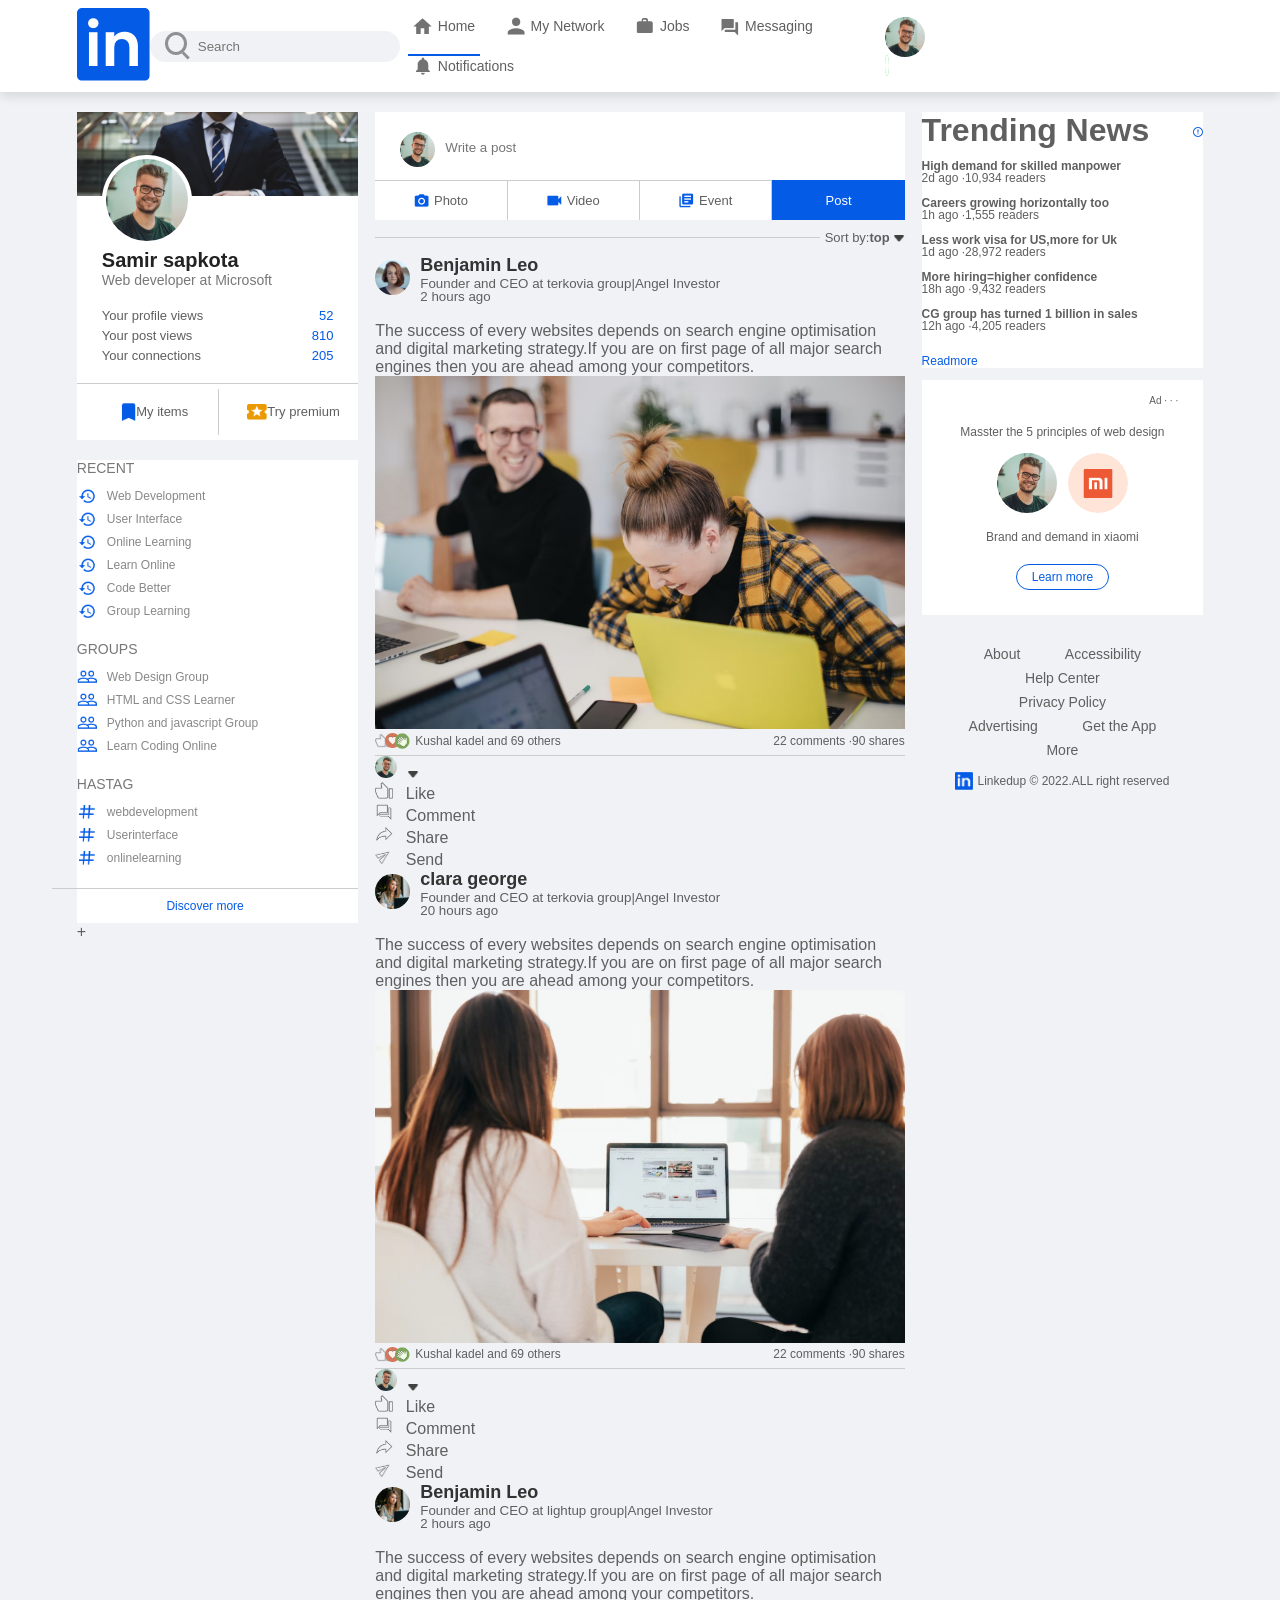
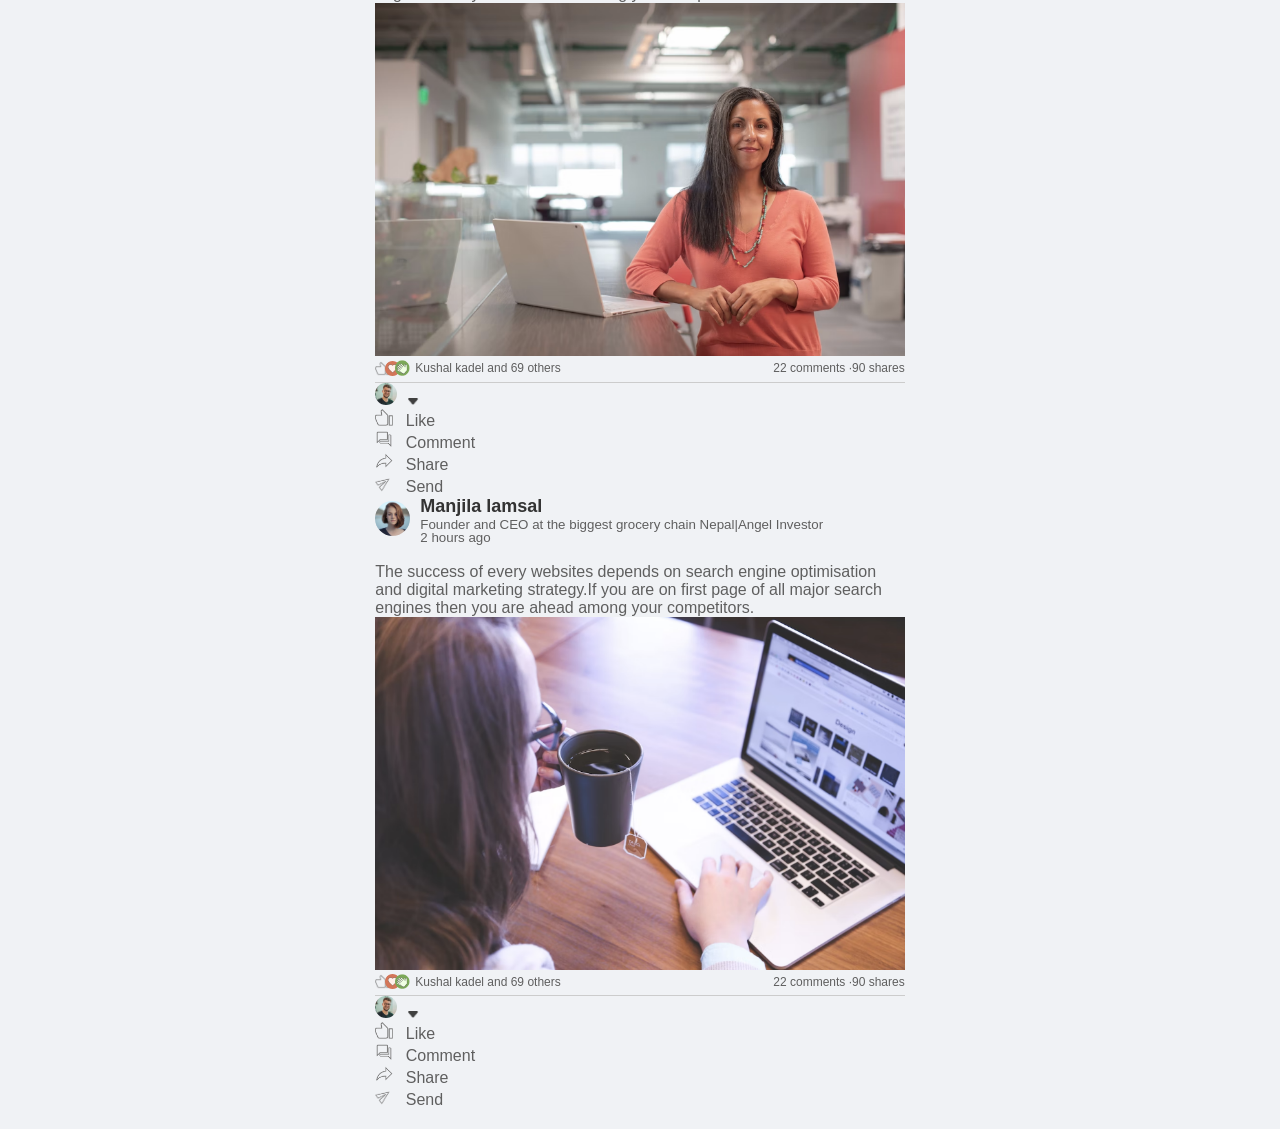
<file: index.html>
<!DOCTYPE html>
<html lang="en">
<head>
    <meta charset="UTF-8">    
   <meta name="viewport" content="width=device-width, initial-scale=1.0">
    <title>Linkdein</title>
    <link rel="stylesheet" href="style.css">
</head>
<body>
    <nav class="navbar">
        <div class="navbar-left">
            <a href="index.html" class="logo"><img src="images/logo.png" alt="Linkdein logo"></a>

           <div class="search-box">
            <img src="images/search.png" alt="Search icon">
            <input type="text" placeholder="Search">
           </div>

        </div>
        <div class="navbar-center">
            <ul>
                <li><a href="#" class="active-link"><img src="images/home.png" alt="Home"><span>Home</span></a></li>
                <li><a href="#"><img src="images/network.png" alt="My Network"><span>My Network</span></a></li>
                <li><a href="#"><img src="images/jobs.png" alt="Jobs"><span>Jobs</span></a></li>
                <li><a href="#"><img src="images/message.png" alt="Messaging"><span>Messaging</span></a></li>
                <li><a href="#"><img src="images/notification.png" alt="Notifications"><span>Notifications</span></a></li>
            
            </ul>
        </div>
        <div class="navbar-right">
            <div class="online">
                <img src="images/user-1.png" class="nav-profile-img" onclick="toggleMenu()">
            </div>
            
        </div>
     <!--------------profile-drop-down-menu-------------->
         <div class="profile-menu-wrap" id="profilemenu">
            <div class="profile-menu">
             <div class="user-info">
                <img src="images/user-1.png" class="nav-profile-img">
                <div>
                    <h3>Samir sapkota</h3>
                    <a href="profile.html">See your profile</a>
                </div>
            </div>
            <hr>
            <a href="#" class="profile-menu-link">
                <img src="images/feedback.png">
                <p>Give feedback</p>
                <span>></span>
            </a>
            <a href="#" class="profile-menu-link">
                <img src="images/setting.png">
                <p>Help & support</p>
                <span>></span>
            </a>
            <a href="#" class="profile-menu-link">
                <img src="images/display.png">
                <p>Display & Accessibility </p>
                <span>></span>
            </a>
            <a href="#" class="profile-menu-link">
                <img src="images/logout.png">
                <p>Logout</p>
                <span>></span>
            </a>

            </div>
         </div>











    </nav>
    <!-------------------nav bar---------->
    <div class="container">
<!----------left side bar---------->
        <div class="left-sidebar">
            <div class="sidebar-profile-box">
                <img src="images/cover-pic.png" width="100%" alt="Profile cover photo">

             <div class="sidebar-profile-info">
                    <img src="images/user-1.png" alt="Samir Sapkota profile picture. Young man with glasses smiling at camera in indoor setting with light turquoise background">
                    <h1>Samir sapkota</h1>
                    <h3>Web developer at Microsoft</h3>
                    <UL>
                        <li>Your profile views<span>52</span></li>
                        <li>Your post views<span>810</span></li>
                        <li>Your connections<span>205</span></li>
                    </UL>
                </div>
                <div class="sidebar-profile-link">
                    <a href="#"><img src="images/items.png">My items</a>
                    <a href="#"><img src="images/premium.png">Try premium</a>
                </div>
          </div>
            <div class=" sidebar-activity" id="sidebaractivity">
             <h3>RECENT</h3>
             <a href="#"><img src="images/recent.png">Web Development</a>
             <a href="#"><img src="images/recent.png">User Interface</a>
             <a href="#"><img src="images/recent.png">Online Learning</a>
             <a href="#"><img src="images/recent.png">Learn Online</a>
             <a href="#"><img src="images/recent.png">Code Better</a>
             <a href="#"><img src="images/recent.png">Group Learning</a>
             <h3>GROUPS</h3>
             <a href="#"><img src="images/group.png">Web Design Group</a>
             <a href="#"><img src="images/group.png">HTML and CSS Learner</a>
             <a href="#"><img src="images/group.png">Python and javascript Group</a>
             <a href="#"><img src="images/group.png">Learn Coding Online</a>
             <h3>HASTAG</h3>
             <a href="#"><img src="images/hashtag.png">webdevelopment</a>
             <a href="#"><img src="images/hashtag.png">Userinterface</a>
             <a href="#"><img src="images/hashtag.png">onlinelearning</a>
              <div class="discover-more-link">
                <a href="#">Discover more</a>
              </div>
            </div>
           <P id="showmorelink" onclick="toogleactivity()"></P><b></b>+</P>
        </div>
        <!-----------------------main content---------->
        <div class="main-content">
            
           <div class="create-post">
             <div class="create-post-input">
                 <img src="images/user-1.png">
                 <textarea rows="2" placeholder="Write a post"></textarea>
              </div>
              <div class="create-post-links">
                <li><img src="images/photo.png">Photo</li>
                <li><img src="images/video.png">Video</li>
                <li><img src="images/event.png">Event</li>
                <li>Post</li>
              </div>
           </div>
               
              <div class="sort-by">
                <hr>
                <P>Sort by:<span>top<img src="images/down-arrow.png"></span></P>
              </div>

              <div class="Post">
                <div class="post-author">
                     <img src="images/user-3.png">
                     <div>
                        <h1>Benjamin Leo</h1>
                        <small>Founder and CEO at terkovia group|Angel Investor</small>
                         <small>2 hours ago</small>
                     </div>
                </div>
                <P>The success of every websites depends on search engine optimisation and digital marketing strategy.If you are on  first page of all major search engines then you are ahead among your competitors.</P>
                <img src="images/post-image-1.png" width="100%">

                  <div class="post-stats">
                    <div>
                        <img src="images/thumbsup.png">
                        <img src="images/love.png">
                        <img src="images/clap.png">
                        <span class="linked-users">Kushal kadel and 69 others</span>
                    </div>
                    <div>
                        <span>22 comments &middot;90 shares</span>
                    </div>
                  </div>
            <div class="post-acctivity">
                    <div>
                        <img src="images/user-1.png" class="post-activity-user-icon">
                        <img src="images/down-arrow.png" class="post-activity-arrow-icon">
                    </div>
                    <div class="post-activity-link">
                        <img src="images/like.png">
                        <span>Like</span>
                    </div>
                    <div class="post-activity-link">
                        <img src="images/comment.png">
                        <span>Comment</span>
                    </div>
                    <div class="post-activity-link">
                        <img src="images/share.png">
                        <span>Share</span>
                    </div>
                    <div class="post-activity-link">
                        <img src="images/send.png">
                        <span>Send</span>
                    </div>
                  </div>
              </div>
              <div class="Post">
                <div class="post-author">
                     <img src="images/user-4.png">
                     <div>
                        <h1>clara george</h1>
                        <small>Founder and CEO at terkovia group|Angel Investor</small>
                         <small>20 hours ago</small>
                     </div>
                </div>
                <P>The success of every websites depends on search engine optimisation and digital marketing strategy.If you are on  first page of all major search engines then you are ahead among your competitors.</P>
                <img src="images/post-image-2.png" width="100%">

                  <div class="post-stats">
                    <div>
                        <img src="images/thumbsup.png">
                        <img src="images/love.png">
                        <img src="images/clap.png">
                        <span class="linked-users">Kushal kadel and 69 others</span>
                    </div>
                    <div>
                        <span>22 comments &middot;90 shares</span>
                    </div>
                  </div>
            <div class="post-acctivity">
                    <div>
                        <img src="images/user-1.png" class="post-activity-user-icon">
                        <img src="images/down-arrow.png" class="post-activity-arrow-icon">
                    </div>
                    <div class="post-activity-link">
                        <img src="images/like.png">
                        <span>Like</span>
                    </div>
                    <div class="post-activity-link">
                        <img src="images/comment.png">
                        <span>Comment</span>
                    </div>
                    <div class="post-activity-link">
                        <img src="images/share.png">
                        <span>Share</span>
                    </div>
                    <div class="post-activity-link">
                        <img src="images/send.png">
                        <span>Send</span>
                    </div>
                  </div>
              </div>
              <div class="Post">
                <div class="post-author">
                     <img src="images/user-4.png">
                     <div>
                        <h1>Benjamin Leo</h1>
                        <small>Founder and CEO at lightup group|Angel Investor</small>
                         <small>2 hours ago</small>
                     </div>
                </div>
                <P>The success of every websites depends on search engine optimisation and digital marketing strategy.If you are on  first page of all major search engines then you are ahead among your competitors.</P>
                <img src="images/post-image-3.png" width="100%">

                  <div class="post-stats">
                    <div>
                        <img src="images/thumbsup.png">
                        <img src="images/love.png">
                        <img src="images/clap.png">
                        <span class="linked-users">Kushal kadel and 69 others</span>
                    </div>
                    <div>
                        <span>22 comments &middot;90 shares</span>
                    </div>
                  </div>
            <div class="post-acctivity">
                    <div>
                        <img src="images/user-1.png" class="post-activity-user-icon">
                        <img src="images/down-arrow.png" class="post-activity-arrow-icon">
                    </div>
                    <div class="post-activity-link">
                        <img src="images/like.png">
                        <span>Like</span>
                    </div>
                    <div class="post-activity-link">
                        <img src="images/comment.png">
                        <span>Comment</span>
                    </div>
                    <div class="post-activity-link">
                        <img src="images/share.png">
                        <span>Share</span>
                    </div>
                    <div class="post-activity-link">
                        <img src="images/send.png">
                        <span>Send</span>
                    </div>
                  </div>
              </div>
              <div class="Post">
                <div class="post-author">
                     <img src="images/user-3.png">
                     <div>
                        <h1>Manjila lamsal</h1>
                        <small>Founder and CEO at the biggest grocery chain Nepal|Angel Investor</small>
                         <small>2 hours ago</small>
                     </div>
                </div>
                <P>The success of every websites depends on search engine optimisation and digital marketing strategy.If you are on  first page of all major search engines then you are ahead among your competitors.</P>
                <img src="images/post-image-4.png" width="100%">

                  <div class="post-stats">
                    <div>
                        <img src="images/thumbsup.png">
                        <img src="images/love.png">
                        <img src="images/clap.png">
                        <span class="linked-users">Kushal kadel and 69 others</span>
                    </div>
                    <div>
                        <span>22 comments &middot;90 shares</span>
                    </div>
                  </div>
            <div class="post-acctivity">
                    <div>
                        <img src="images/user-1.png" class="post-activity-user-icon">
                        <img src="images/down-arrow.png" class="post-activity-arrow-icon">
                    </div>
                    <div class="post-activity-link">
                        <img src="images/like.png">
                        <span>Like</span>
                    </div>
                    <div class="post-activity-link">
                        <img src="images/comment.png">
                        <span>Comment</span>
                    </div>
                    <div class="post-activity-link">
                        <img src="images/share.png">
                        <span>Share</span>
                    </div>
                    <div class="post-activity-link">
                        <img src="images/send.png">
                        <span>Send</span>
                    </div>
                  </div>
              </div>
        
        
        
        
        </div>
        <!---------------right sidebar------------->
        <div class="right-sidebar">
            <div class="sidebar-news">
                <img src="images/more.png" class="info-icon">
                <h1>Trending News</h1>
               <a href="#"> High demand for skilled manpower</a>
                <span> 2d ago &middot;10,934 readers</span>

                 <a href="#"> Careers growing horizontally too</a>
                <span> 1h ago &middot;1,555 readers</span>


                 <a href="#"> Less work visa for US,more for Uk</a>
                <span> 1d ago &middot;28,972 readers</span>


                 <a href="#"> More hiring=higher confidence</a>
                <span> 18h ago &middot;9,432 readers</span>


                  <a href="#"> CG group has turned 1 billion in sales</a>
                <span> 12h ago &middot;4,205 readers</span>

                <a href="#" class="read-more-link">Readmore</a>
            </div>

            <div class="sidebar-ad">
                <small>Ad &middot; &middot; &middot;</small>
                <P>Masster the 5 principles of web design </P>
                <div>
                    <img src="images/user-1.png">
                    <img src="images/mi-logo.png">
             </div>
             <b>Brand and demand in xiaomi</b>
             <a href="#" class="ad-link">Learn more</a>
            </div>
              
            <div class="sidebar-useful-links">
                <a href="#">About</a>
                <a href="#">Accessibility</a>
                <a href="#">Help Center</a>
                <a href="#">Privacy Policy</a>
                <a href="#">Advertising</a>
                <a href="#">Get the App</a>
                <a href="#">More</a>

               <div class="copyright-msg">
                 <img src="images/logo.png">
                  <p>Linkedup &#169; 2022.ALL right reserved</p>
               </div>
            </div>

        </div>
    </div>
   <script>
     let profilemenu= document.getElementById("profilemenu")

      function toggleMenu(){
        profilemenu.classList.toggle("open-menu");
      }
   </script>
<script>
    let sideactivity=document.getElementById("sidebaractivity");
    let morelink=document.getElementById("showmorelink");

    function toogleactivity(){
    sideactivity.classList.toogle("open-activity");
        
          if(slideactivity.classList.contains("open-activity")){
            morelink.innerHTML="show less <b>-</b>"
          }
          else{
            morelink.innerHTML="show more <b>+</b>";
          }

    }


</script>
   
   

</body>
</html>
</file>
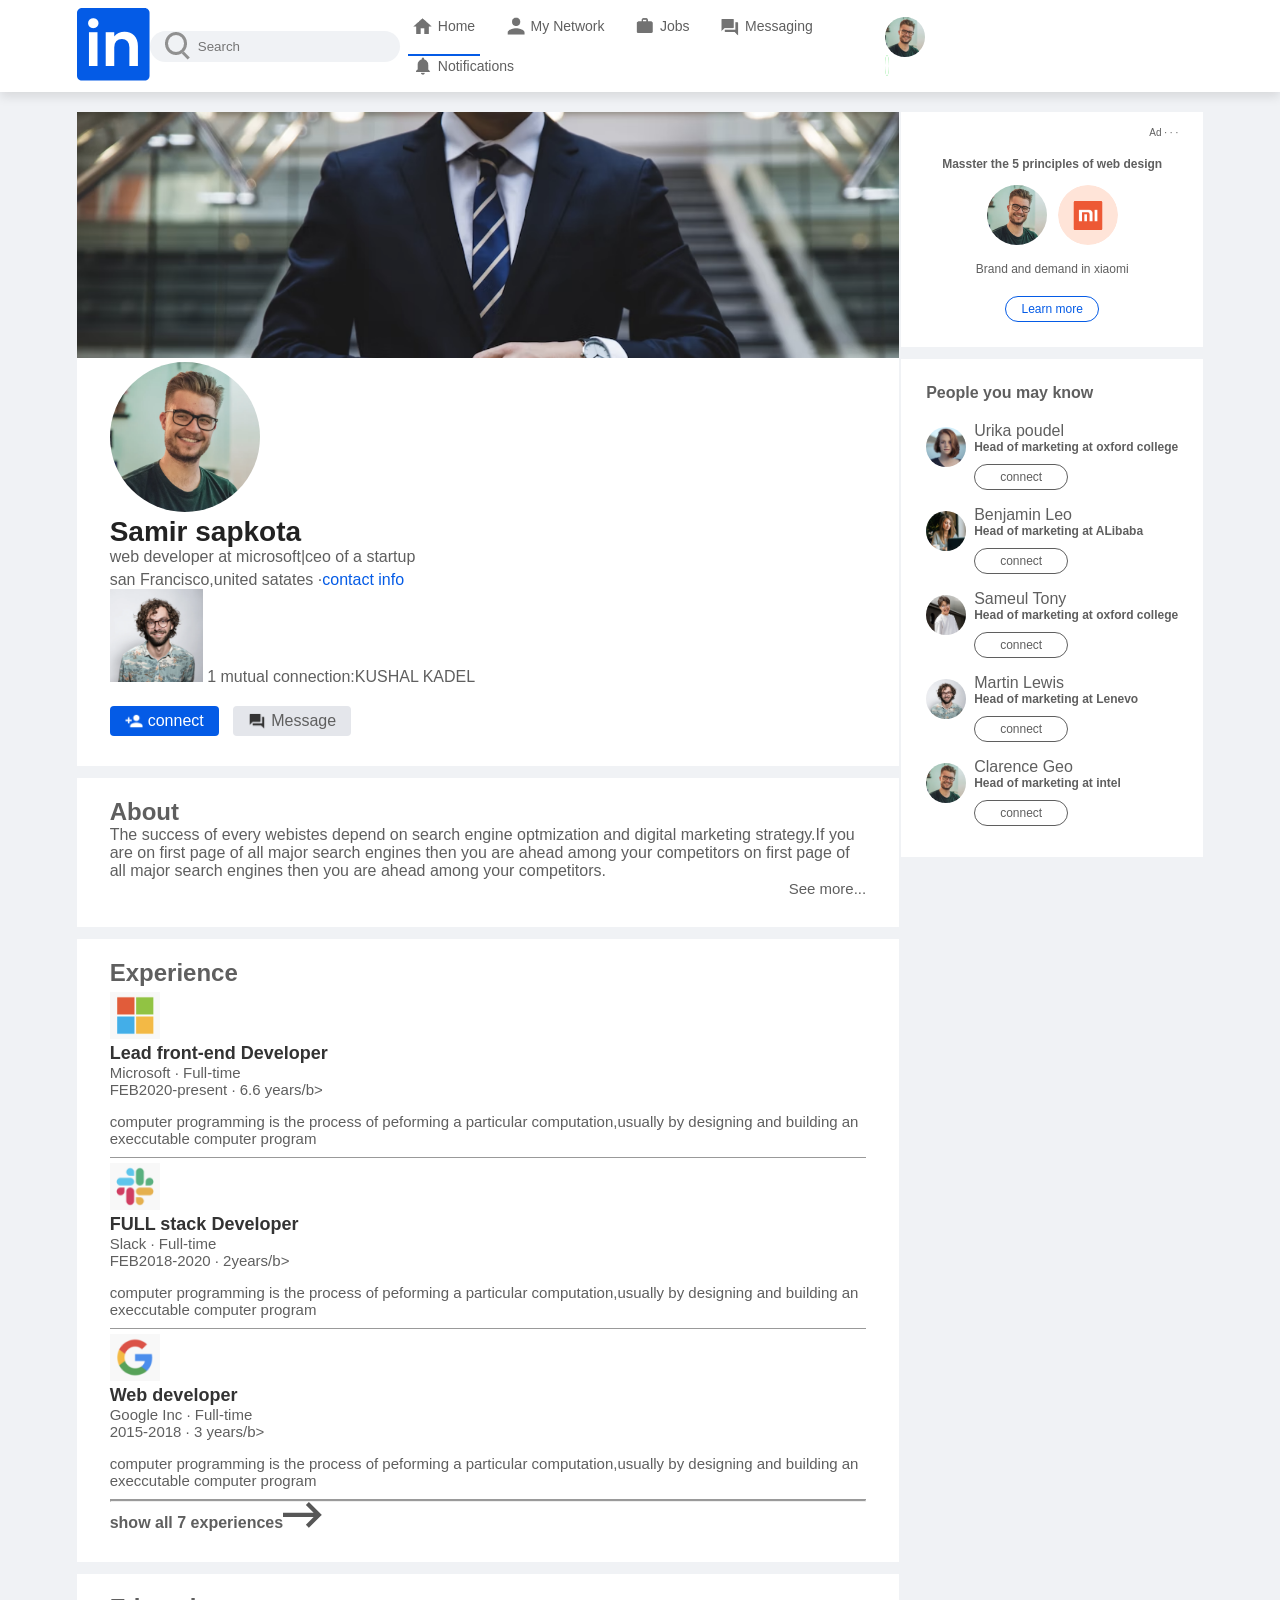
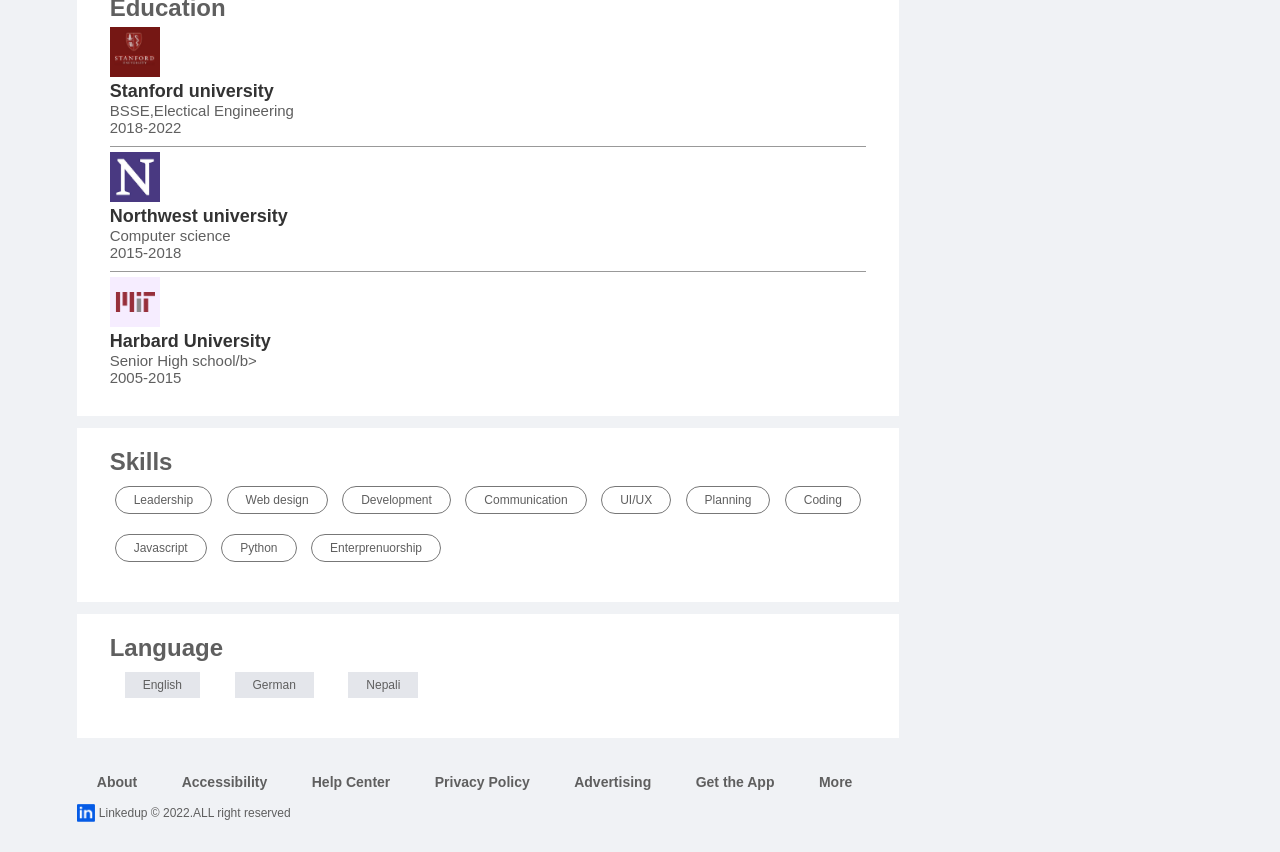
<file: profile.html>
<!DOCTYPE html>
<html lang="en">
<head>
    <meta charset="UTF-8">    
   <meta name="viewport" content="width=device-width, initial-scale=1.0">
    <title>Linkdein</title>
    <link rel="stylesheet" href="style.css">
</head>
<body>
    <nav class="navbar">
        <div class="navbar-left">
            <a href="index.html" class="logo"><img src="images/logo.png" alt="Linkdein logo"></a>

           <div class="search-box">
            <img src="images/search.png" alt="Search icon">
            <input type="text" placeholder="Search">
           </div>

        </div>
        <div class="navbar-center">
            <ul>
                <li><a href="#" class="active-link"><img src="images/home.png" alt="Home"><span>Home</span></a></li>
                <li><a href="#"><img src="images/network.png" alt="My Network"><span>My Network</span></a></li>
                <li><a href="#"><img src="images/jobs.png" alt="Jobs"><span>Jobs</span></a></li>
                <li><a href="#"><img src="images/message.png" alt="Messaging"><span>Messaging</span></a></li>
                <li><a href="#"><img src="images/notification.png" alt="Notifications"><span>Notifications</span></a></li>
            
            </ul>
        </div>
        <div class="navbar-right">
            <div class="online">
                <img src="images/user-1.png" class="nav-profile-img" onclick="toggleMenu()">
            </div>
            
        </div>
     <!--------------profile-drop-down-menu-------------->
         <div class="profile-menu-wrap" id="profilemenu">
            <div class="profile-menu">
             <div class="user-info">
                <img src="images/user-1.png" class="nav-profile-img">
                <div>
                    <h3>Samir sapkota</h3>
                    <a href="profile.html">See your profile</a>
                </div>
            </div>
            <hr>
            <a href="#" class="profile-menu-link">
                <img src="images/feedback.png">
                <p>Give feedback</p>
                <span>></span>
            </a>
            <a href="#" class="profile-menu-link">
                <img src="images/setting.png">
                <p>Help & support</p>
                <span>></span>
            </a>
            <a href="#" class="profile-menu-link">
                <img src="images/display.png">
                <p>Display & Accessibility </p>
                <span>></span>
            </a>
            <a href="#" class="profile-menu-link">
                <img src="images/logout.png">
                <p>Logout</p>
                <span>></span>
            </a>

            </div>
         </div>
    </nav>
    <!---------------navbar close-->
    
     <div class="container">
         <div class="profile-main">
              <div class="profile-container">
                <img src="images/cover-pic.png" width="100%";>
                <div class="profile-container-inner">
                <img src="images/user-1.png" class="profile-pic">
                <h1>Samir sapkota</h1>
                <b>web developer at microsoft|ceo of a startup</b>
                <P>san Francisco,united satates &middot;<a href="#">contact info</a></P>
                
                <div class="Mutual-connection">
                    <img src="images/user-2.png">
                    <span>1 mutual connection:KUSHAL KADEL</span>
                </div>
                <div class="profile-btn">
                    <a href="#" class="primary-btn"><img src="images/connect.png">connect</a>
                    <a href="#"><img src="images/chat.png">Message</a>
                </div>
         </div>
     </div> 
<div class="profile-description">
    <h2>About</h2>
    <P>The success of every webistes depend on search engine optmization and digital marketing strategy.If you are on first page of all major search engines then you are ahead among your competitors on first page of all major  search engines then you are ahead among your competitors.</P>
    <a href="#" class="see-more-link">See more...</a>
</div>

<div class="profile-description">
    <h2>Experience</h2>
    <div class="profile-desc-row">
        <img src="images/microsoft.png">
        <div>
            <h3>Lead front-end Developer</h3>
            <b>Microsoft &middot; Full-time</b>
            <b>FEB2020-present &middot; 6.6 years/b>
                <P>computer programming is the process of peforming a particular computation,usually by designing and building an execcutable computer program</P>
                <hr>
        </div>
    </div>
     <div class="profile-desc-row">
        <img src="images/slack.png">
        <div>
            <h3>FULL stack Developer</h3>
            <b>Slack &middot; Full-time</b>
            <b>FEB2018-2020 &middot; 2years/b>
                <P>computer programming is the process of peforming a particular computation,usually by designing and building an execcutable computer program</P>
                <hr>
        </div>
    </div>
     <div class="profile-desc-row">
        <img src="images/google.png">
        <div>
            <h3>Web developer</h3>
            <b>Google Inc &middot; Full-time</b>
            <b>2015-2018 &middot; 3 years/b>
                <P>computer programming is the process of peforming a particular computation,usually by designing and building an execcutable computer program</P>
                <hr>
        </div>
    </div>
    <hr>
    <a href="#" class="Experience-link">show all 7 experiences<img src="images/right-arrow.png"></a>
  </div>
  <div class="profile-description">
    <h2>Education</h2>
    <div class="profile-desc-row">
        <img src="images/stanford.png">
        <div>
            <h3>Stanford university</h3>
            <b>BSSE,Electical Engineering</b>
            <b>2018-2022</b>
            <hr>
        </div>
    </div>
    
    <div class="profile-desc-row">
        <img src="images/north.png">
        <div>
            <h3>Northwest university</h3>
            <b>Computer science</b>
            <b>2015-2018</b>
            <hr>
        </div>
    </div>
    <div class="profile-desc-row">
        <img src="images/mit.png">
        <div>
            <h3>Harbard University</h3>
            <b>Senior High school/b>
            <b>2005-2015</b>
        </div>
    </div>
  </div>


  <div class="profile-description">
    <h2>Skills</h2>
    <a href="#" class="skills-btn">Leadership</a>
    <a href="#" class="skills-btn">Web design</a>
    <a href="#" class="skills-btn">Development</a>
    <a href="#" class="skills-btn">Communication</a>
    <a href="#" class="skills-btn">UI/UX</a>
    <a href="#" class="skills-btn">Planning</a>
    <a href="#" class="skills-btn">Coding</a>
    <a href="#" class="skills-btn">Javascript</a>
    <a href="#" class="skills-btn">Python</a>
    <a href="#" class="skills-btn">Enterprenuorship</a>
  </div>
  <div class="profile-description">
    <h2>Language</h2>
    <a href="#" class="language-btn">English</a>
    <a href="#" class="language-btn">German</a>
    <a href="#" class="language-btn">Nepali</a>
    

  </div>
</div>
<!---------------------------------profile-sidebar-------->
        <div class="profile-sidebar">
           
             <div class="sidebar-ad">
                <small>Ad &middot; &middot; &middot;</small>
                <P>Masster the 5 principles of web design </P>
                <div>
                    <img src="images/user-1.png">
                    <img src="images/mi-logo.png">
             </div>
             <b>Brand and demand in xiaomi</b>
             <a href="#" class="ad-link">Learn more</a>
            </div>
            <div class="sidebar-people">
                <h3>People you may know</h3>
                <div class="sidebar-people-row">
                    <img src="images/user-3.png">
                    <div>
                        <h2>Urika poudel</h2>
                        <P>Head of marketing at oxford college</P>
                        <a href="#">connect</a>
                    </div>
                </div>
                <div class="sidebar-people-row">
                    <img src="images/user-4.png">
                    <div>
                        <h2>Benjamin Leo</h2>
                        <P>Head of marketing at ALibaba</P>
                        <a href="#">connect</a>
                    </div>
                </div>
                <div class="sidebar-people-row">
                    <img src="images/user-5.png">
                    <div>
                        <h2>Sameul Tony</h2>
                        <P>Head of marketing at oxford college</P>
                        <a href="#">connect</a>
                    </div>
                </div>
                <div class="sidebar-people-row">
                    <img src="images/user-2.png">
                    <div>
                        <h2>Martin Lewis</h2>
                        <P>Head of marketing at Lenevo</P>
                        <a href="#">connect</a>
                    </div>
                </div>
                <div class="sidebar-people-row">
                    <img src="images/user-1.png">
                    <div>
                        <h2>Clarence Geo</h2>
                        <P>Head of marketing at intel</P>
                        <a href="#">connect</a>
                    </div>
                </div>
            </div>

        </div>
 </div>

 <div class="profile-footer">
    <div class="sidebar-useful-links">
                <a href="#">About</a>
                <a href="#">Accessibility</a>
                <a href="#">Help Center</a>
                <a href="#">Privacy Policy</a>
                <a href="#">Advertising</a>
                <a href="#">Get the App</a>
                <a href="#">More</a>

               <div class="copyright-msg">
                 <img src="images/logo.png">
                  <p>Linkedup &#169; 2022.ALL right reserved</p>
               </div>
            </div>
 </div>

   <script>
     let profilemenu= document.getElementById("profilemenu")

      function toggleMenu(){
        profilemenu.classList.toggle("open-menu");
      }
   </script> 
</body>
</html>
</file>
<file: style.css>
*{
    margin:0 ;
    padding: 0;
    font-family: sans-serif,'poppins';
    box-sizing: border-box;
}
body{
    background-color: #f0f2f5;
    color: #5f5f5f;
}
a{
    text-decoration: none;
    color: #5f5f5f;
}
.navbar{
    display:flex;
    align-items: center;
    justify-content: space-between;
    background:#fff;
    padding: 6px 6%;
    position:sticky;
    top:0;
    z-index: 100;
    box-shadow: 0 5px 10px rgba(0,0,0,0.1);
}
.logo imp{
    width:20px;
    margin-right: 5px;
    display:block;
}
.navbar-center ul li{
    display: inline-block;
    list-style:none;
}
.navbar-center ul li a{
    display:flex;
    align-items:center;
    font-size:14px;
    margin:5px 8px;
    padding-right: 5px;
    position: relative;
}
.navbar-center ul li a img{
    width:30px;
}
.navbar-center ul li a::after{
content: '';
width: 0;
height: 2px;
background:#045be6;
position: absolute;
bottom: -15px; 
transition:width 0.3s ;
}
.navbar-center ul li a:hover::after,
.navbar-center ul li a.active-link::after
{
    width:100%;
}

.nav-profile-img{
    width:40px;
    border-radius:50%;
    display: block;
    cursor:pointer;
    position:relative;
}
.online{
    position:relative;
}
.online::after{
    content: '';
    width:7px;
    height: 7px;
    border: 2px solid #fff;
    border-radius:50%;
    right:0px;
    top:0px;
    background: #41db51;
    position:absolue;

}
.search-box{
    background:#f0f2f5;
    width:250px;
    border-radius: 20px;
    display: flex;
    align-items: center;
    padding: 0 15px;
}
.navbar-left{
    display: flex;
    align-items: center;
}
.search-box input{
    width:100%;
    background:transparent;
    padding:8px ;
    outline:none;
    border:0;
}
/* navbar end*/
.container{
    padding:20px 6%;
    display: flex;
    flex-wrap: wrap;
    justify-content:space-between ;
}
/*--------------------left-sidebar--------------------*/
.left-sidebar{
    flex-basis:25%;
    align-self: flex-start;
    position: sticky;
    top: 73px;
}
.sidebar-profile-box{
    background:#fff;
}
.sidebar-profile-info{
    padding: 0 25px;
}
.sidebar-profile-info img{
    width: 90px;
    background: #fff;
    border-radius: 100%;
    padding: 4px;
    margin-top: -45px;
}
.sidebar-profile-info h1{
    font-size:20px;
    font-weight:600;
    color: #222;
}
.sidebar-profile-info h3{
    font-size: 14px;
    font-weight: 500;
    color:#777 ;
}
.sidebar-profile-info ul{
    list-style: none;
    margin: 20px 0;
}
.sidebar-profile-info ul li{
    width: 100%;
    margin: 5px 0;
    font-size: 13px;
}
.sidebar-profile-info ul li span{
    float: right;
    color: #045be6;
}
.sidebar-profile-link{
    display: flex;
    align-items: center;
    border-top: 1px solid #ccc;
}
.sidebar-profile-link a{
    flex-basis: 50%;
    display: flex;
    align-items: center;
    justify-content: center;
    padding: 15px 0;
    font-size: 13px;
    border-left: 1px solid #ccc;
}
.sidebar-profile-link a:first-child{
    border-left: 0;
}
.sidebar-profile-link a img{
    width: 20px;
    margin-left: 10px;
}
.sidebar-activity{
    background: #fff;
}
.sidebar-activity h3{
    color:#777 ;
    font-size: 14px;
    font-weight: 500;
    margin: 20px 0 10px;
}
.sidebar-activity a{
    display: flex;
    align-items: center;
    font-size: 12px;
    font-weight: 500;
    color:#888;
    margin: 3px 0;
}
.sidebar-activity a img{
    width: 20px;
    margin-right: 10px;
}
.discover-more-link{
    border-top: 1px solid #ccc;
    text-align: center;
    margin-top: 20px;
    margin-left: -25px;
    margin-left: -25px;
}
.discover-more-link a{
    color: #045be6;
    display: inline-block;
    margin: 10px 0;
}

/*-----------------------right-sidebar----------------*/
.right-sidebar{
    flex-basis: 25%;
    align-self:flex-start ;
    position: sticky;
    top:73px;
}
.sidebar-news{
    background:#fff ;
    paddding:10px 25px;
}
.info-icon{
    width: 10px;
    float:right;
    margin-top: 15px;
}
.sidebar-news h3{
    font-size: 18px;
    font-weight: 600;
    color:#333;
    margin: 10px 0 30px;
}
.sidebar-news a{
    display: block;
    font-size: 12px;
    font-weight: 600;
    margin-top: 10px;
    margin-bottom: -5px;
    align-items: center;
}
.sidebar-news span{
font-size: 12px;
}
.sidebar-news .read-more-link{
    color:#045be6;
    font-weight: 500;
    margin:20px 0 10px;
}
.sidebar-ad{
    background: #fff;
    padding:15px 25px;
    text-align: center;
    margin: 12px 0;
    font-size: 12px;
}
.sidebar-ad img{
    width: 60px;
    border-radius: 50%;
    margin: 4px;
}
.sidebar-ad small{
    float: right;
    font-weight: 500;
}
.sidebar-ad P{
    margin-top: 30px;
    margin-bottom: 10px;
}
.sidebar-ad b{
    display: block;
    font-weight: 500;
    margin-top: 10px; 
}
.ad-link{
    display: inline-block;
    border:1px solid #045be6;
    border-radius: 30px;
    padding: 5px 15px;
    color: #045be6;
    font-weight:500;
    margin:20px auto 10px;
}
.sidebar-useful-links{
    padding:15px 25px ;
    text-align: center;
}

.sidebar-useful-links a{
    display: inline-block;
    font-size: 14px;
    margin: 4px 20px;
}
.copyright-msg{
    display:flex;
    align-items:center;
    justify-content:center;
    font-size: 12px;
    margin-top: 10px;
    font-weight: 500;
}
.copyright-msg img{
    width: 18px;
    margin-right:4px;
}


/*------------------main-content----------------*/
.main-content{
    flex-basis: 47%;
}
.create-post{
    background: #fff;   
}
.create-post-input{
    padding:20px 25px 10px;
    display: flex;
    align-items: flex-start;
}
.create-post-input img{
    width: 35px;
    border-radius: 50%;
    margin-right:10px;
}
.create-post-input textarea{
    width: 100%;
    border:0;
    outline:0;
    resize:none;
    background: transparent;
    margin-top: 8px;
}
::placeholder{
    font-weight:500;
}
.create-post-links{
    display: flex;
    align-items: flex-start;
}
.create-post-links li{
    list-style: none;
    border-top: 1px solid #ccc;
    border-right: 1px solid #ccc;
    flex-basis: 25%;
    height: 40px;
    font-size: 13px;
    display: flex;
    align-items:center;
    justify-content:center;
    cursor:pointer;
}
.create-post-links li img{
    width:15px;
    margin-right:5px;
}
.create-post-links li:last-child{
    background:#045be6;
    color:#fff;
    border-top:0;
    border-right:0;
}
.sort-by{
    display:flex;
    align-items:center;
    margin: 10px 0;
}
.sort-by hr{
    flex:1;
    border:0;
    height:1px;
    background:#ccc;
}
.sort-by p{
    font-size:13px;
    padding-left:5px;
}
.sort-by p span{
    font-weight: 600;
    cursor: pointer;
}
.sort-by p span img{
    width:12px;
    margin-left:3px;
}
.post{
    background: #ccc;
    padding: 20px 25px 5px;
}
.post-author{
    display: flex;
    align-items:flex-start;
    margin-bottom:20px;
}
.post-author img{
    width:35px;
    border-radius:50%;
    margin-right: 10px;
    margin-top:5px;
}
.post-author h1{
    font-size: 18px;
    font-weight: 600;
    color: #333;
}
.post-author small{
    display: block;
    margin-bottom: -2px;
}
.post P{
    font-size:14px;
    margin-bottom: 15px;
}
.post-stats{
    display: flex;
    flex-wrap:wrap;
    align-items: center;
    justify-content:space-between;
    font-size: 12px;
    border-bottom:1px solid #ccc;
    padding-bottom: 6px;
}
.post-stats div{
    display: flex;
    align-items: center;
}
.post-stats img{
    width:15px;
    margin-right:-5px;
}
.linked-users{
    margin-left:10px;
}
.post-activity{
    display: flex;
    align-items: center;
    justify-content: space-between;
    padding: 10px 0;
    font-size: 14px;
    font-weight:500;
}
.post-activity div{
    display: flex;
    align-items: center;
}
.post-activity-user-icon{
    width: 22px;
    border-radius: 50%;
}
.post-activity-arrow-icon{
    width:12px;
    margin-left:5px ;
}
.post-activity-link img{
    width: 18px;
    margin-right: 8px;
}

/*------------------profile-drop-down-menu-------*/
.profile-menu-wrap{
    position:absolue;
    top:100%;
    right:5%;
    width: 320px;
    max-height:0 ;
    overflow: hidden;
    transition: max-height 0.5s;
}
.profile-menu-wrap.open-menu{
    max-height: 400px;
}
.profile-menu{
    background: #222;
    color: #fff;
    padding: 20px;
    margin: 10px;
}
.user-info{
    display: flex;
    align-items: center;
}
.user-info img{
    width:50px;
    border-radius:50%;
    margin-right: 15px;
}
.user-info h3{
    font-weight:500;
    margin-bottom:-7px ;
}
.user-info a{
    color:#c9dbf8;
    font-size: 13px;
}
.profile-menu hr{
    border:0;
    height:1px;
    width:100%;
    background:#fff;
    margin:15px 0 10px;
}
.profile-menu-link{
    display:flex;
    align-items:center;
    color:#fff;
    margin: 12px 0;
    font-size: 14px;
}
.profile-menu-link p{
    width:100%;
}
.profile-menu-link img{
    width:35px;
    border-radius:50%;
    margin-right: 15px;
} 
/*-----------------------profile-page--------*/
.profile-main{
    flex-basis:73%;
}
.profile-sidebar{
    flex-basis: 25%;
    align-self: flex-start;
    position:sticky;
    top:73px;
}
.profile-container{
    background:#fff;
}
.profile-container-inner{
    padding: 0 4% 10px;
}
.profile-pic{
    width:150px;
    border-radius:50% ;
    marging-top:-75px;
    background: #fff;
}
.profile-container h1{
    font-size:28px;
    font-weight:600;
    color:#222;
}
.profile-container b{
    font-weight:500;
}
.profile-container p{
    margin-top: 5px;
}
.profile-container p a{
    color:#045be6;
    font-weight:500;
}
.mutual-connection{
    display: flex;
    align-items: center;
    margin: 20px 0;
}
.mutual-connection img{
    width:10px;
    border-radius:50% ;
    marging-right:5px;

}
.profile-btn{
    margin: 20px 0;
}
.profile-btn a{
    display: inline-flex;
    align-items: center;
    background: #e4e6eb;
    padding: 6px 15px;
    border-radius: 4px;
    margin-right: 10px;
}
.profile-btn a img{
       width: 18px;
       margin-right: 5px;
}
.profile-btn .primary-btn{
    background:#045be6;
    color:#fff;
}
.profile-description{
    background: #fff;
    padding: 20px 4% 30px;
    margin:12px 0;
}
,.profile-description h2{
    color:#333;
    margin:10px 0 20px;
    font-weight:600;
}
.see-more-link{
    display: block;
    text-align: right;
    font-size: 15px;
}
.profile-description-row{
    display: flex;
    align-items: flex-start;
    margin: 20px 0;
}
.profile-desc-row img{
    width: 50px;
    margin-right: 25px;
    margin-top: 5px;
}
.profile-desc-row div{
    width:100%;
}
.profile-desc-row h3{
    font-size:18px;
    font-weight: 60px;
    color:#333;
}
.profile-desc-row b{
    display: block;
    font-weight:500;
    font-size: 15px;
}
.profile-desc-row p{
    margin-top: 15px;
}
.profile-desc-row hr{
    border:0;
    border-bottom: 1px solid #999;
    margin-top: 10px;
}
.experience-link{
    display: flex;
    align-items: center;
    justify-content: center;
    padding-top: 20px;
    font-weight: 500;
}
.experience-link img{
    width: 20px;
    margin-left: 8px;
}
.skills-btn{
    display: inline-block;
    margin: 10px 5px;
    padding: 6px 18px;
    border: 1px solid #777;
    border-radius: 30px;
    font-size: 12px;
    font-weight: 500;
}
.language-btn{
display: inline-block;
margin: 10px 15px;
padding: 6px 18px;
background:#e4e6eb ;
font-size: 12px;
font-weight: 500;
}
/*----------------------profile-right-sidebar-----------*/
.profile-sidebar .sidebar-ad{
    margin: 0;
}
.sidebar-people{
    background: #fff;
    padding: 15px 25px;
    margin: 12px 0;
    font-size:12px ;
}
.sidebar-people h3{
    font-size: 16px;
    font-weight: 600;
    margin:10px 0 20px;
}
.sidebar-people-row{
    display: flex;
    align-items: flex-start;
    margin: 6px 0;
}
.sidebar-people-row img{
    width: 40px;
    border-radius: 50% ;
    margin-right: 8px;
    margin-top: 5px;
}
.sidebar-people-row h2{
    font-weight: 500;
    font-size: 16px;
}
.sidebar-people-row a{
    display: inline-block;
    margin: 10px 0;
    padding: 5px 25px;
    border: 1px solid #5f5f5f;
    border-radius: 30px;
    font-weight:500;
}
.profile-footer{
    padding: 0 6% 30px;
}
.profile-footer .sidebar-useful-links{
    text-align: left;
    padding: 0;
}
.profile-footer .copyright-msg{
    justify-content: flex-start;
}
#showmorelink{
    display: none;
}


/*----------------media query for small screen-----*/
@media only screen and (max-width:600px){
    .search-box{
        background:transparent;
        width:auto;
        padding:0;
    }
    .search-box input{
        width: 0;
        padding:0;
    }
    .navbar-center ul li a span{
        display: none;
    }
    .navbar-center ul li a{
        padding-right: 0;
        margin: 5px;
    }
    .nav-profile-img{
        width: 30px;
    }
    .container{
        padding: 15px;
    }
    .left-sidebar,.right-sidebar{
        flex-basis: 100%;
        position: relative;
        top:unset;
    }
    .main-content{
        flex-basis: 100%;
    }
    .post-stats div{
        margin: 2px;
    }
    .post-activity-link span{
        display: none;
    }
    .post-activity-link img{
        margin-right:  0 ;
    }
    .profile-main,.profile-sidebar{
        flex-basis: 100%;
    }
    .profile-container{
        font-size: 14px;
    }
    .profile-pic{
        width: 100px;
        margin-top: -50px;
    }
    .profile-description{
        font-size: 14px;
    }
    #showmorelink{
        display: block;
        width: fit-content;
        margin: 10px auto;
        font-size:14px;
    }
    .sidebar-activity{
        display: none;
    }
    .sidebar-activity.open-activity{
        display: block;
    }
}
</file>
